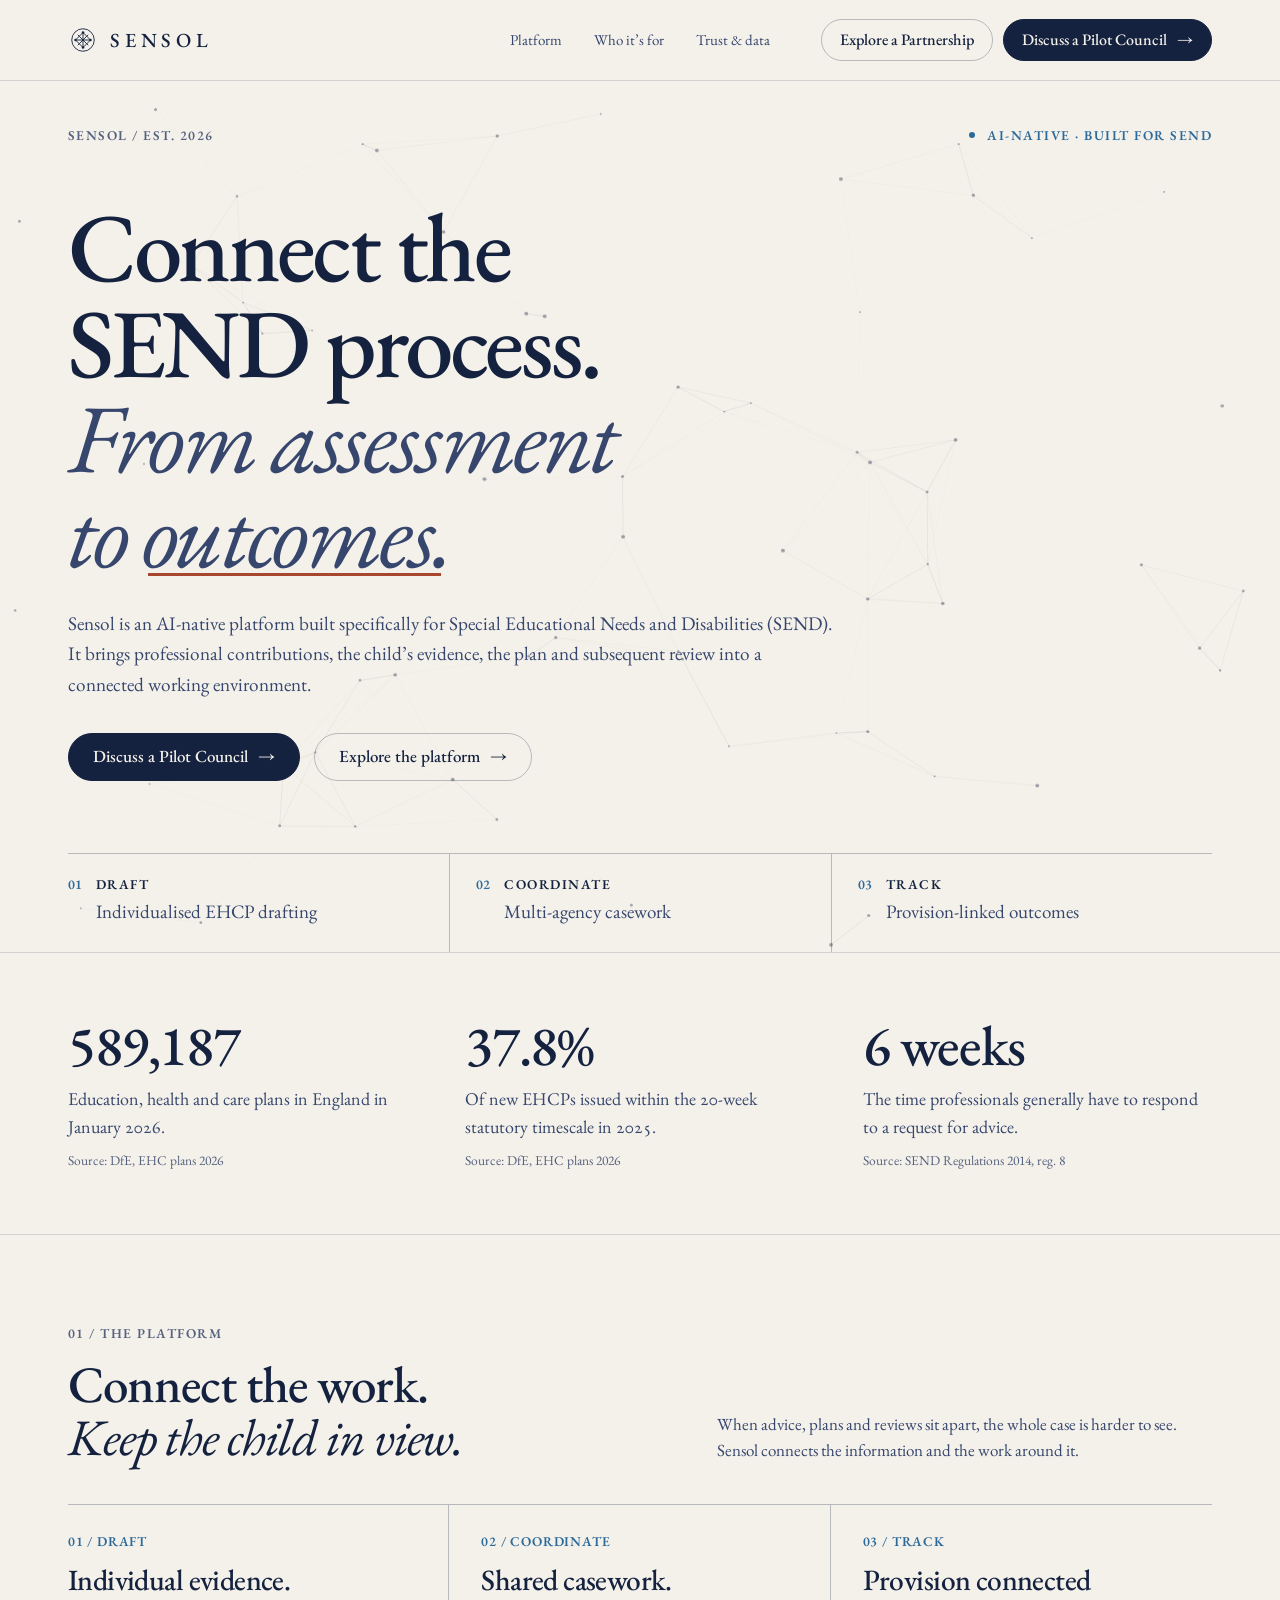
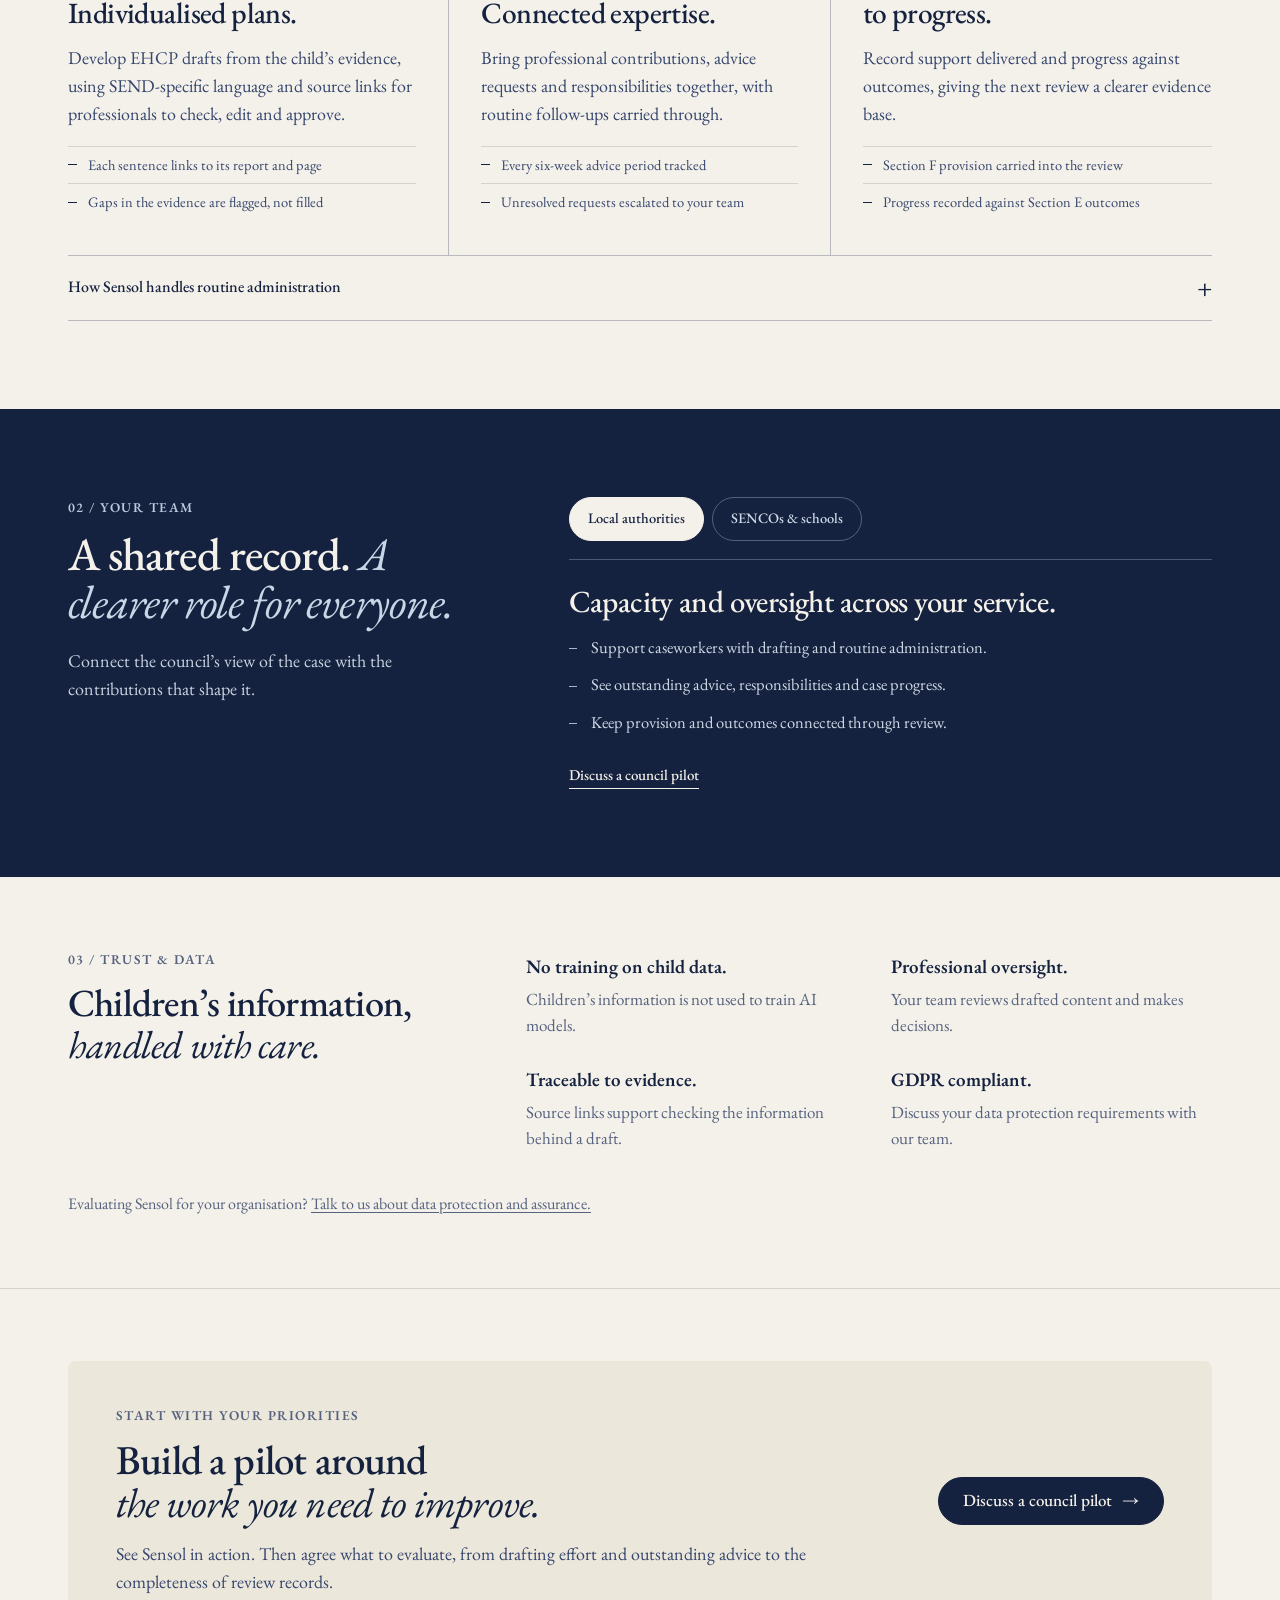
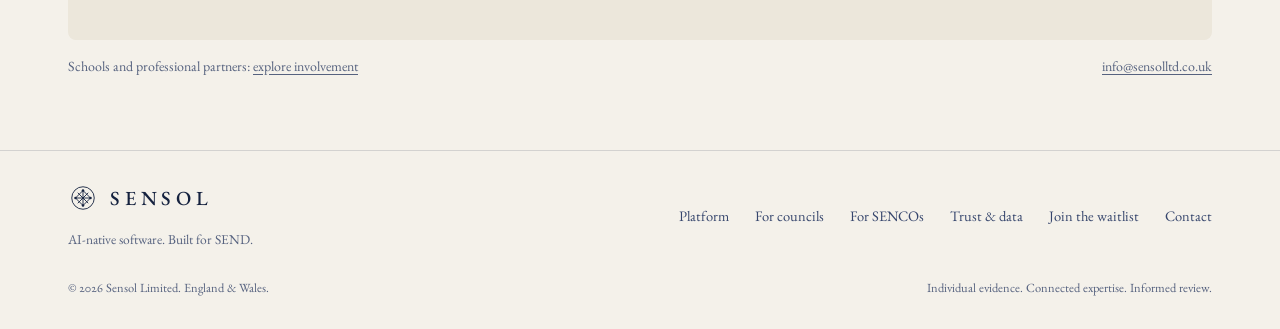
<file: index.html>
<!doctype html>
<html lang="en-GB">
<head>
<meta charset="utf-8">
 <script type="text/javascript">
    (function(c,l,a,r,i,t,y){
        c[a]=c[a]||function(){(c[a].q=c[a].q||[]).push(arguments)};
        t=l.createElement(r);t.async=1;t.src="https://www.clarity.ms/tag/"+i;
        y=l.getElementsByTagName(r)[0];y.parentNode.insertBefore(t,y);
    })(window, document, "clarity", "script", "yto066ggcc");
</script>
<meta name="viewport" content="width=device-width, initial-scale=1">
<title>Sensol | Connected SEND casework</title>
<link rel="preconnect" href="https://fonts.googleapis.com">
<link rel="preconnect" href="https://fonts.gstatic.com" crossorigin>
<link rel="stylesheet" href="https://fonts.googleapis.com/css2?family=EB+Garamond:ital,wght@0,400;0,500;0,600;1,400;1,500&amp;display=swap">
<link rel="stylesheet" href="styles.css">
</head>
<body>
<svg width="0" height="0" style="position:absolute" aria-hidden="true"><defs>
<symbol id="mark" viewBox="0 0 400 400"><g transform="translate(200,200)" fill="none" stroke="currentColor" stroke-width="12"><circle r="150"></circle><path d="M0 -100 L100 0 L0 100 L-100 0 Z"></path><path d="M0 -100V100M-100 0H100M-70 -70L70 70M70 -70L-70 70"></path></g><g fill="currentColor"><circle cx="200" cy="100" r="17"></circle><circle cx="300" cy="200" r="17"></circle><circle cx="200" cy="300" r="17"></circle><circle cx="100" cy="200" r="17"></circle></g></symbol>
</defs></svg>

<header class="nav" id="nav">
<div class="wrap nav-in">
<a class="brand" href="#top" aria-label="Sensol home"><svg><use href="#mark"></use></svg><span>SENSOL</span></a>
<nav class="links" aria-label="Main"><a href="#platform" data-sec="platform">Platform</a><a href="#your-team" data-sec="your-team">Who it’s for</a><a href="#trust" data-sec="trust">Trust &amp; data</a></nav>
<div class="nav-cta"><a class="btn g sm" href="signup.html?intent=partner">Explore a Partnership</a><a class="btn p sm" href="signup.html?intent=pilot">Discuss a Pilot Council <span class="ar">→</span></a></div>
<button class="menu-btn" id="menuBtn" aria-expanded="false" aria-controls="mnav">Menu</button>
</div>
<nav class="mnav" id="mnav" aria-label="Mobile"><a href="#platform">Platform</a><a href="#your-team">Who it’s for</a><a href="#trust">Trust &amp; data</a><a class="btn g" href="signup.html?intent=partner">Explore a Partnership</a><a class="btn p" href="signup.html?intent=pilot">Discuss a Pilot Council →</a></nav>
</header>

<main>
<section class="hero" id="top">
<canvas id="net" aria-hidden="true"></canvas>
<div class="wrap">
<div class="meta"><span class="eyebrow l">Sensol / Est. 2026</span><span class="eyebrow r"><span class="dot"></span>AI-native · Built for SEND</span></div>
<h1>Connect the SEND process. <em>From assessment to <span class="u">outcomes.</span></em></h1>
<p class="lede">Sensol is an AI-native platform built specifically for Special Educational Needs and Disabilities (SEND). It brings professional contributions, the child’s evidence, the plan and subsequent review into a connected working environment.</p>
<div class="actions"><a class="btn p" href="signup.html?intent=pilot">Discuss a Pilot Council <span class="ar">→</span></a><a class="btn g" href="signup.html?intent=waitlist">Explore the platform <span class="ar">→</span></a></div>
<div class="caps">
<a class="cap" href="#platform"><span class="k">01</span><div><b>Draft</b><span>Individualised EHCP drafting</span></div></a>
<a class="cap" href="#platform"><span class="k">02</span><div><b>Coordinate</b><span>Multi-agency casework</span></div></a>
<a class="cap" href="#platform"><span class="k">03</span><div><b>Track</b><span>Provision-linked outcomes</span></div></a>
</div>
</div>
</section>

<section class="stats" aria-label="SEND in numbers">
<div class="wrap stats-g">
<div class="stat rv"><div class="k"><span data-count="718838">718,838</span></div><p>Education, health and care plans in England in January 2026.</p><div class="src">Source: DfE, EHC plans 2026</div></div>
<div class="stat rv d1"><div class="k"><span data-count="46.1">46.1</span>%</div><p>Of new EHCPs issued within the 20-week statutory timescale in 2025.</p><div class="src">Source: DfE, EHC plans 2026</div></div>
<div class="stat rv d2"><div class="k">6 weeks</div><p>The time professionals generally have to respond to a request for advice.</p><div class="src">Source: SEND Regulations 2014, reg. 8</div></div>
</div>
</section>

<section class="sec" id="platform">
<div class="wrap">
<div class="shead">
<div><div class="eyebrow rv">01 / The platform</div><h2 class="rv">Connect the work. <br><em>Keep the child in view.</em></h2></div>
<p class="rv d1">When advice, plans and reviews sit apart, the whole case is harder to see. Sensol connects the information and the work around it.</p>
</div>
<div class="capsg">
<article class="capb rv"><div class="n">01 / DRAFT</div><h3>Individual evidence. <br>Individualised plans.</h3><p>Develop EHCP drafts from the child’s evidence, using SEND-specific language and source links for professionals to check, edit and approve.</p>
<ul><li>Each sentence links to its report and page</li><li>Gaps in the evidence are flagged, not filled</li></ul></article>
<article class="capb rv d1"><div class="n">02 / COORDINATE</div><h3>Shared casework. <br>Connected expertise.</h3><p>Bring professional contributions, advice requests and responsibilities together, with routine follow-ups carried through.</p>
<ul><li>Every six-week advice period tracked</li><li>Unresolved requests escalated to your team</li></ul></article>
<article class="capb rv d2"><div class="n">03 / TRACK</div><h3>Provision connected <br>to progress.</h3><p>Record support delivered and progress against outcomes, giving the next review a clearer evidence base.</p>
<ul><li>Section F provision carried into the review</li><li>Progress recorded against Section E outcomes</li></ul></article>
</div>
<details class="routine rv">
<summary>How Sensol handles routine administration<span class="pl" aria-hidden="true">+</span></summary>
<div class="rbody">
<div class="steps"><div class="st"><i>01</i><span>Request</span></div><div class="st"><i>02</i><span>Monitor</span></div><div class="st"><i>03</i><span>Follow up</span></div><div class="st"><i>04</i><span>Response detected</span></div><div class="st"><i>05</i><span>Case updated</span></div><div class="st esc"><i>06</i><span>Escalate</span></div></div>
<p>Sensol prepares advice requests from approved templates, monitors due dates and follows up on your agreed schedule. When advice arrives, it attaches the response and updates the case. Requests that reach agreed limits are referred to your team with their history.</p>
<p>Your team retains professional judgement and decision-making.</p>
</div>
</details>
</div>
</section>

<section class="aud" id="your-team">
<div class="wrap aud-l">
<div class="aud-intro"><div class="eyebrow rv">02 / Your team</div><h2 class="rv">A shared record. <em>A clearer role for everyone.</em></h2><p class="rv d1">Connect the council’s view of the case with the contributions that shape it.</p></div>
<div class="rv d1">
<div class="tabs" role="tablist"><button class="on" role="tab" data-t="councils" aria-selected="true">Local authorities</button><button role="tab" data-t="schools" aria-selected="false">SENCOs &amp; schools</button></div>
<div class="apanel on" data-p="councils"><h3>Capacity and oversight across your service.</h3><ul><li>Support caseworkers with drafting and routine administration.</li><li>See outstanding advice, responsibilities and case progress.</li><li>Keep provision and outcomes connected through review.</li></ul><a class="tlink" href="signup.html?intent=pilot">Discuss a council pilot</a></div>
<div class="apanel" data-p="schools"><h3>A clear contribution to each case.</h3><ul><li>Understand what advice is needed and when.</li><li>Contribute school evidence to the shared case record.</li><li>Keep provision visible alongside recorded progress.</li></ul><a class="tlink" href="signup.html?intent=partner">Explore school involvement</a></div>
</div>
</div>
</section>

<section class="trust" id="trust">
<div class="wrap">
<div class="trust-l">
<div><div class="eyebrow rv">03 / Trust &amp; data</div><h2 class="rv">Children’s information, <br><em>handled with care.</em></h2></div>
<div class="titems">
<article class="rv"><h4>No training on child data.</h4><p>Children’s information is not used to train AI models.</p></article>
<article class="rv d1"><h4>Professional oversight.</h4><p>Your team reviews drafted content and makes decisions.</p></article>
<article class="rv"><h4>Traceable to evidence.</h4><p>Source links support checking the information behind a draft.</p></article>
<article class="rv d1"><h4>GDPR compliant.</h4><p>Discuss your data protection requirements with our team.</p></article>
</div>
</div>
<p class="tfoot">Evaluating Sensol for your organisation? <a href="mailto:info@sensolltd.co.uk?subject=Sensol%20data%20protection%20enquiry">Talk to us about data protection and assurance.</a></p>
</div>
</section>

<section class="contact" id="contact">
<div class="wrap">
<div class="cbox rv">
<div><div class="eyebrow">Start with your priorities</div><h2>Build a pilot around <em>the work you need to improve.</em></h2><p>See Sensol in action. Then agree what to evaluate, from drafting effort and outstanding advice to the completeness of review records.</p></div>
<a class="btn p" href="signup.html?intent=pilot">Discuss a council pilot <span class="ar">→</span></a>
</div>
<div class="csmall"><span>Schools and professional partners: <a href="signup.html?intent=partner">explore involvement</a></span><a href="mailto:info@sensolltd.co.uk">info@sensolltd.co.uk</a></div>
</div>
</section>
</main>

<footer class="foot">
<div class="wrap">
<div class="foot-m">
<div><a class="brand" href="#top"><svg><use href="#mark"></use></svg><span>SENSOL</span></a><p>AI-native software. Built for SEND.</p></div>
<nav class="flinks" aria-label="Footer"><a href="#platform">Platform</a><a href="#your-team">For councils</a><a href="#your-team">For SENCOs</a><a href="#trust">Trust &amp; data</a><a href="signup.html?intent=waitlist">Join the waitlist</a><a href="mailto:info@sensolltd.co.uk">Contact</a></nav>
</div>
<div class="foot-b"><span>© 2026 Sensol Limited. England &amp; Wales.</span><span>Individual evidence. Connected expertise. Informed review.</span></div>
</div>
</footer>

<script>
(function(){
const RM=matchMedia('(prefers-reduced-motion: reduce)').matches;
const mb=document.getElementById('menuBtn'),mn=document.getElementById('mnav');
mb.addEventListener('click',()=>{const o=mn.classList.toggle('open');mb.setAttribute('aria-expanded',o);mb.textContent=o?'Close':'Menu'});
mn.querySelectorAll('a').forEach(a=>a.addEventListener('click',()=>{mn.classList.remove('open');mb.textContent='Menu'}));
const rio=new IntersectionObserver(es=>es.forEach(e=>{if(e.isIntersecting){e.target.classList.add('in');rio.unobserve(e.target)}}),{threshold:.12});
document.querySelectorAll('.rv').forEach(el=>rio.observe(el));
const cio=new IntersectionObserver(es=>es.forEach(e=>{if(!e.isIntersecting)return;cio.unobserve(e.target);const el=e.target,tg=parseFloat(el.dataset.count),dec=(el.dataset.count.split('.')[1]||'').length,t0=performance.now();
 const f=n=>{const p=RM?1:Math.min(1,(n-t0)/1400),v=tg*(1-Math.pow(1-p,3));el.textContent=dec?v.toFixed(dec):Math.round(v).toLocaleString('en-GB');if(p<1)requestAnimationFrame(f)};requestAnimationFrame(f)}),{threshold:.5});
document.querySelectorAll('[data-count]').forEach(el=>cio.observe(el));
document.querySelectorAll('.tabs button').forEach(b=>b.addEventListener('click',()=>{document.querySelectorAll('.tabs button').forEach(x=>{x.classList.toggle('on',x===b);x.setAttribute('aria-selected',x===b)});document.querySelectorAll('.apanel').forEach(p=>p.classList.toggle('on',p.dataset.p===b.dataset.t))}));
const secs=[...document.querySelectorAll('main section[id]')],links=document.querySelectorAll('.links a');
addEventListener('scroll',()=>{let c='';secs.forEach(s=>{if(s.getBoundingClientRect().top<innerHeight*.4)c=s.id});links.forEach(a=>a.classList.toggle('on',a.dataset.sec===c))},{passive:true});
const cv=document.getElementById('net'),ctx=cv.getContext('2d'),hero=document.getElementById('top');let W,H,N=[],mx=-1e4,my=-1e4,run=true;
function size(){const d=Math.min(devicePixelRatio||1,2);W=cv.clientWidth;H=cv.clientHeight;cv.width=W*d;cv.height=H*d;ctx.setTransform(d,0,0,d,0,0);N=Array.from({length:Math.round(Math.min(64,W*H/17000))},()=>({x:Math.random()*W,y:Math.random()*H,vx:(Math.random()-.5)*.16,vy:(Math.random()-.5)*.16,r:Math.random()*1.3+.8}))}
function draw(){if(run){ctx.clearRect(0,0,W,H);for(let i=0;i<N.length;i++){const a=N[i];for(let j=i+1;j<N.length;j++){const b=N[j],d=Math.hypot(a.x-b.x,a.y-b.y);if(d<180){ctx.strokeStyle='rgba(21,34,63,'+((1-d/180)*.14)+')';ctx.lineWidth=.7;ctx.beginPath();ctx.moveTo(a.x,a.y);ctx.lineTo(b.x,b.y);ctx.stroke()}}
 const dm=Math.hypot(a.x-mx,a.y-my);if(dm<190){ctx.strokeStyle='rgba(45,106,154,'+((1-dm/190)*.4)+')';ctx.beginPath();ctx.moveTo(a.x,a.y);ctx.lineTo(mx,my);ctx.stroke()}}
 for(const a of N){if(!RM){a.x+=a.vx;a.y+=a.vy}if(a.x<-20)a.x=W+20;if(a.x>W+20)a.x=-20;if(a.y<-20)a.y=H+20;if(a.y>H+20)a.y=-20;ctx.fillStyle='rgba(21,34,63,.38)';ctx.beginPath();ctx.arc(a.x,a.y,a.r,0,6.283);ctx.fill()}}requestAnimationFrame(draw)}
hero.addEventListener('mousemove',e=>{const r=cv.getBoundingClientRect();mx=e.clientX-r.left;my=e.clientY-r.top});
hero.addEventListener('mouseleave',()=>{mx=my=-1e4});
new IntersectionObserver(es=>{run=es[0].isIntersecting}).observe(hero);
let rt;addEventListener('resize',()=>{clearTimeout(rt);rt=setTimeout(size,150)});size();draw();
})();
</script>
</body>
</html>
</file>
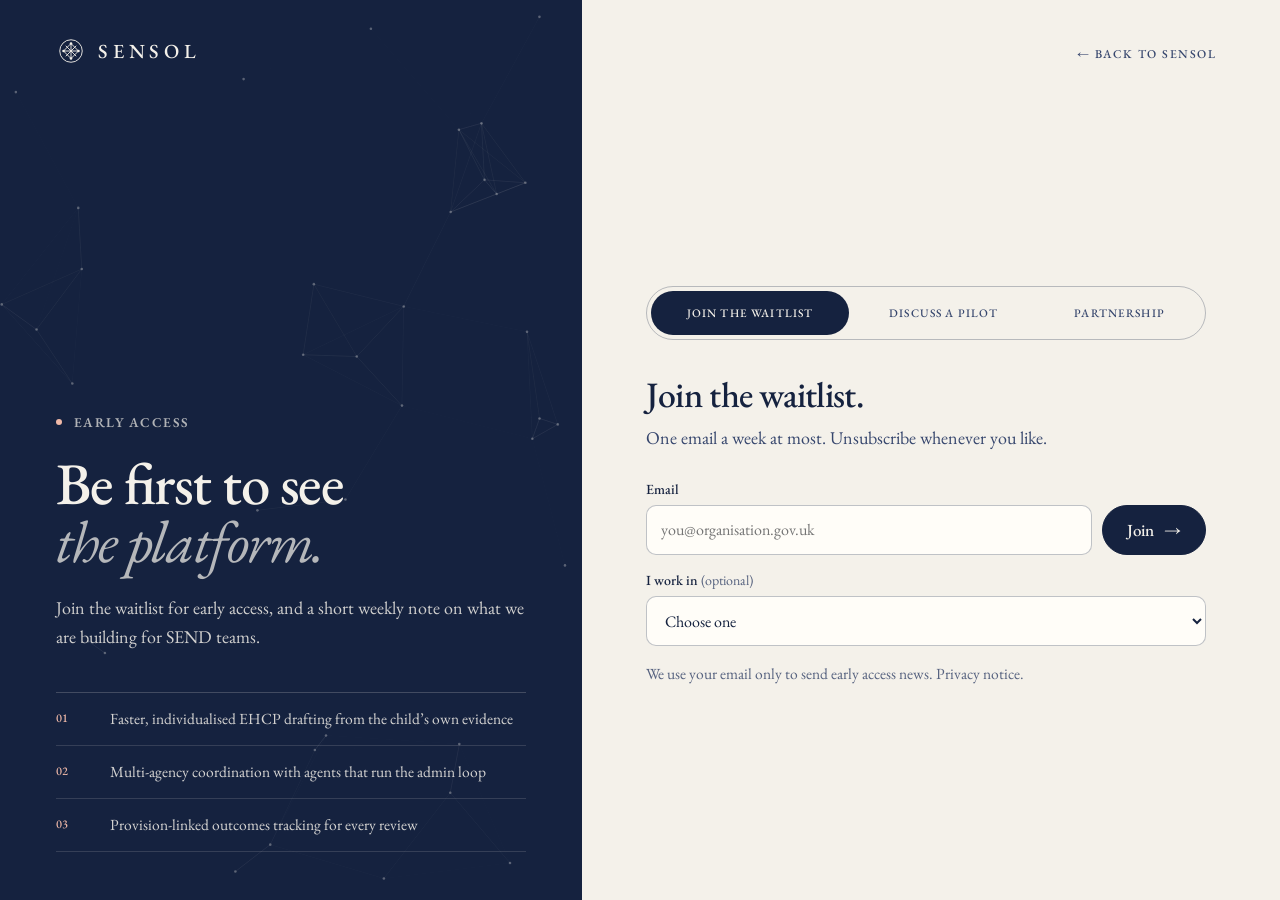
<file: signup.html>
<!doctype html>
<html lang="en-GB">
<head>
<meta charset="utf-8">
<meta name="viewport" content="width=device-width, initial-scale=1">
<title>Sensol — Sign up</title>
<link rel="preconnect" href="https://fonts.googleapis.com">
<link rel="preconnect" href="https://fonts.gstatic.com" crossorigin>
<link rel="stylesheet" href="https://fonts.googleapis.com/css2?family=EB+Garamond:ital,wght@0,400;0,500;0,600;1,400;1,500&amp;display=swap">
<link rel="stylesheet" href="styles.css">
<style>
body{min-height:100vh}
.su{display:grid;grid-template-columns:minmax(0,5fr) minmax(0,6fr);min-height:100vh}
.su-l{position:relative;background:var(--ink);color:var(--paper);padding:36px 56px 48px;display:flex;flex-direction:column;overflow:hidden}
.su-l .brand{color:var(--paper)}
.su-l canvas{position:absolute;inset:0;width:100%;height:100%;pointer-events:none;opacity:.9}
.su-l > *{position:relative}
.su-l .body{margin-top:auto;padding-top:80px}
.su-l .eyebrow{color:rgba(244,241,234,.7)}
.su-l h1{font-size:clamp(44px,4.6vw,72px);line-height:1;letter-spacing:-.025em;margin-bottom:22px}
.su-l h1 em{color:rgba(244,241,234,.72);display:block}
.su-l .lede{color:rgba(244,241,234,.84);font-size:18px}.su-l .eyebrow{margin-bottom:22px}
.next{margin-top:40px;border-top:1px solid rgba(244,241,234,.2)}
.next li{display:grid;grid-template-columns:44px minmax(0,1fr);gap:10px;padding:14px 0;border-bottom:1px solid rgba(244,241,234,.14);color:rgba(244,241,234,.86);font-size:15.5px}
.next .n{font:500 12px/1.9 var(--mono);color:#f0b9a8}
.su-r{padding:36px 64px 48px;display:flex;flex-direction:column}
.su-top{display:flex;justify-content:flex-end}
.back{font:500 12px/1 var(--mono);letter-spacing:.12em;text-transform:uppercase;color:var(--ink3);padding:12px 0}
.back:hover{text-decoration:underline;text-underline-offset:5px}
.formw{margin:auto 0;max-width:560px;width:100%;padding-top:48px}
.seg{display:flex;flex-wrap:wrap;gap:4px;padding:4px;border:1px solid var(--line2);border-radius:999px;margin-bottom:36px}
.seg button{flex:1 1 auto;min-height:44px;padding:0 16px;border-radius:999px;font:500 11.5px/1 var(--mono);letter-spacing:.1em;text-transform:uppercase;color:var(--ink3);white-space:nowrap}
.seg button:hover{color:var(--ink)}
.seg button.on{background:var(--ink);color:var(--paper)}
.formw h2{font-size:clamp(30px,2.8vw,40px);line-height:1.08;margin-bottom:10px}
.formw .sub{color:var(--ink3);margin-bottom:28px}
.fld{display:flex;flex-direction:column;gap:7px;margin-bottom:16px}
.fld label{font:500 14px/1.3 var(--sans)}
.fld label span{font-weight:400;color:var(--soft)}
.fld input,.fld select,.fld textarea{font:400 16px/1.4 var(--sans);color:var(--ink);background:var(--white);border:1px solid var(--line2);border-radius:10px;padding:12px 14px;min-height:50px;width:100%}
.fld textarea{min-height:92px;resize:vertical}
.fld input:focus-visible,.fld select:focus-visible,.fld textarea:focus-visible{outline:2px solid var(--accent);outline-offset:1px}
.row2{display:grid;grid-template-columns:repeat(2,minmax(0,1fr));gap:16px}
.inline{display:flex;gap:10px}
.inline input{flex:1}
.check{display:flex;gap:10px;align-items:flex-start;font-size:14px;color:var(--ink3);margin:6px 0 18px}
.check input{margin-top:4px;accent-color:var(--ink)}
form .btn.full{width:100%}
.fine{margin-top:14px}
.pane{display:none}
.pane.on{display:block;animation:fade .5s cubic-bezier(.2,.8,.2,1)}
@keyframes fade{from{opacity:0;transform:translateY(10px)}to{opacity:1;transform:none}}
.done{border:1px solid var(--line2);border-radius:14px;background:var(--card);padding:30px 32px}
.done .ic{width:30px;height:30px;color:var(--accent)}
.done h3{font-size:32px;margin:16px 0 8px}
.done .ref{margin-top:18px;font:500 12px/1.6 var(--mono);letter-spacing:.06em;color:var(--soft);border-top:1px solid var(--line);padding-top:14px}
.done .ref b{color:var(--ink);font-weight:500}
@media (max-width:960px){
 .su{grid-template-columns:minmax(0,1fr)}
 .su-l{padding:24px 20px 36px;min-height:0}
 .su-l .body{padding-top:36px}
 .su-l h1{font-size:40px;margin-bottom:0}
 .su-l .lede,.su-l .next{display:none}
 .su-r{padding:20px 20px 48px}
 .formw{padding-top:12px}
 .row2{grid-template-columns:minmax(0,1fr);gap:0}
 .inline{flex-direction:column}
}
</style>
</head>
<body>
<svg width="0" height="0" style="position:absolute" aria-hidden="true"><defs>
<symbol id="mark" viewBox="0 0 400 400"><g transform="translate(200,200)" fill="none" stroke="currentColor" stroke-width="12"><circle r="150"></circle><path d="M0 -100 L100 0 L0 100 L-100 0 Z"></path><line x1="0" y1="-100" x2="0" y2="100"></line><line x1="-100" y1="0" x2="100" y2="0"></line><line x1="-70" y1="-70" x2="70" y2="70"></line><line x1="70" y1="-70" x2="-70" y2="70"></line></g><g fill="currentColor"><circle cx="200" cy="100" r="17"></circle><circle cx="300" cy="200" r="17"></circle><circle cx="200" cy="300" r="17"></circle><circle cx="100" cy="200" r="17"></circle></g></symbol>
<symbol id="i-check" viewBox="0 0 24 24" fill="none" stroke="currentColor" stroke-width="1.5" stroke-linecap="round" stroke-linejoin="round"><circle cx="12" cy="12" r="9"></circle><path d="M7.5 12.5l3 3 6-6.5"></path></symbol>
</defs></svg>

<div class="su">
<aside class="su-l">
<canvas id="net" aria-hidden="true"></canvas>
<a class="brand" href="index.html"><svg><use href="#mark"></use></svg><span>SENSOL</span></a>
<div class="body">
<div class="eyebrow"><span class="dot" style="background:#f0b9a8"></span><span id="lEy">Early access</span></div>
<h1 id="lH">Be first to see <em>the platform.</em></h1>
<p class="lede" id="lP">Join the waitlist for early access, and a short weekly note on what we are building for SEND teams.</p>
<ul class="next" id="lN"></ul>
</div>
</aside>

<main class="su-r">
<div class="su-top"><a class="back" href="index.html">← Back to sensol</a></div>
<div class="formw">
<div class="seg" role="tablist" aria-label="What are you signing up for?">
<button role="tab" data-i="waitlist">Join the waitlist</button>
<button role="tab" data-i="pilot">Discuss a pilot</button>
<button role="tab" data-i="partner">Partnership</button>
</div>

<section class="pane" data-p="waitlist">
<h2>Join the waitlist.</h2>
<p class="sub">One email a week at most. Unsubscribe whenever you like.</p>
<form data-kind="waitlist">
<div class="fld"><label for="w1">Email</label><div class="inline"><input id="w1" type="email" placeholder="you@organisation.gov.uk" required><button class="btn p" type="submit">Join <span class="ar">→</span></button></div></div>
<div class="fld"><label for="w2">I work in <span>(optional)</span></label><select id="w2"><option value="">Choose one</option><option>Local authority SEND team</option><option>School or SENCO</option><option>Health or therapy service</option><option>Parent or carer</option><option>Research or investment</option><option>Other</option></select></div>
<p class="small fine">We use your email only to send early access news. Privacy notice.</p>
</form>
</section>

<section class="pane" data-p="pilot">
<h2>Request a pilot conversation.</h2>
<p class="sub">For local authority SEND teams. We start with your process, then configure Sensol around it.</p>
<form data-kind="pilot">
<div class="row2"><div class="fld"><label for="p1">Full name</label><input id="p1" required></div><div class="fld"><label for="p2">Work email</label><input id="p2" type="email" required></div></div>
<div class="row2"><div class="fld"><label for="p3">Council</label><input id="p3" required></div><div class="fld"><label for="p4">Your role</label><select id="p4"><option>Head of SEND or service lead</option><option>SEND team manager</option><option>Caseworker or EHC coordinator</option><option>Other</option></select></div></div>
<div class="fld"><label for="p5">Where does your process slow down most? <span>(optional)</span></label><textarea id="p5"></textarea></div>
<label class="check"><input type="checkbox" checked> Also send me the weekly product note</label>
<button class="btn p full" type="submit">Request a pilot conversation <span class="ar">→</span></button>
<p class="small fine">We use your details only to reply to you. Privacy notice.</p>
</form>
</section>

<section class="pane" data-p="partner">
<h2>Explore a partnership.</h2>
<p class="sub">For schools and SENCOs, health and therapy services, research partners and investors.</p>
<form data-kind="partner">
<div class="row2"><div class="fld"><label for="q1">Full name</label><input id="q1" required></div><div class="fld"><label for="q2">Email</label><input id="q2" type="email" required></div></div>
<div class="row2"><div class="fld"><label for="q3">Organisation</label><input id="q3"></div><div class="fld"><label for="q4">I am interested as</label><select id="q4"><option>School or SENCO</option><option>Health or therapy service</option><option>Research partner</option><option>Investor</option><option>Other</option></select></div></div>
<div class="fld"><label for="q5">Anything you would like us to know? <span>(optional)</span></label><textarea id="q5"></textarea></div>
<label class="check"><input type="checkbox" checked> Also send me the weekly product note</label>
<button class="btn p full" type="submit">Register interest <span class="ar">→</span></button>
<p class="small fine">We use your details only to reply to you. Privacy notice.</p>
</form>
</section>
</div>
</main>
</div>

<script>
(function(){
const COPY={
 waitlist:{ey:'Early access',h:'Be first to see <em>the platform.</em>',p:'Join the waitlist for early access, and a short weekly note on what we are building for SEND teams.',n:['Faster, individualised EHCP drafting from the child’s own evidence','Multi-agency coordination with agents that run the admin loop','Provision-linked outcomes tracking for every review'],done:['You’re on the list.','We will send early access news and a short weekly note. No more than one email a week.']},
 pilot:{ey:'Council pilots',h:'Show us where your EHCP process <em>gets stuck.</em>',p:'A pilot is scoped with your team and set up with your templates, contacts and rules before anyone uses it.',n:['A 30-minute conversation about your caseload','A pilot scoped around your templates and escalation rules','Evaluation of plan quality as well as time saved'],done:['Thank you. We have your details.','We will be in touch shortly to arrange a 30-minute conversation with your team.']},
 partner:{ey:'Partnerships',h:'Build coordinated SEND practice <em>with us.</em>',p:'We work with schools, health and therapy services, researchers and investors who want better evidence in SEND.',n:['Tell us about your organisation','We reply to arrange a conversation','We agree a way of working together'],done:['Thank you. We have your details.','We will reply shortly to arrange a conversation.']}
};
const segs=document.querySelectorAll('.seg button'),panes=document.querySelectorAll('.pane');
const lEy=document.getElementById('lEy'),lH=document.getElementById('lH'),lP=document.getElementById('lP'),lN=document.getElementById('lN');
function set(i){if(!COPY[i])i='waitlist';const c=COPY[i];segs.forEach(b=>{b.classList.toggle('on',b.dataset.i===i);b.setAttribute('aria-selected',b.dataset.i===i)});panes.forEach(p=>p.classList.toggle('on',p.dataset.p===i));
 lEy.textContent=c.ey;lH.innerHTML=c.h;lP.textContent=c.p;lN.innerHTML=c.n.map((t,k)=>'<li><span class="n">0'+(k+1)+'</span>'+t+'</li>').join('');
 const u=new URL(location.href);u.searchParams.set('intent',i);history.replaceState(null,'',u)}
segs.forEach(b=>b.addEventListener('click',()=>set(b.dataset.i)));
document.querySelectorAll('form').forEach(f=>f.addEventListener('submit',e=>{e.preventDefault();const k=f.dataset.kind,d=COPY[k].done,ref='SNS-'+Math.random().toString(36).slice(2,7).toUpperCase();
 f.parentElement.innerHTML='<div class="done"><svg class="ic"><use href="#i-check"></use></svg><h3>'+d[0]+'</h3><p class="sub" style="margin:0">'+d[1]+'</p><div class="ref">REFERENCE <b>'+ref+'</b> · '+new Date().toLocaleDateString('en-GB',{day:'numeric',month:'short',year:'numeric'})+'</div><a class="btn g sm" style="margin-top:18px" href="index.html">Back to sensol</a></div>'}));
set(new URLSearchParams(location.search).get('intent')||'waitlist');

const cv=document.getElementById('net'),ctx=cv.getContext('2d'),RM=matchMedia('(prefers-reduced-motion: reduce)').matches;let W,H,N=[];
function size(){const d=Math.min(devicePixelRatio||1,2);W=cv.clientWidth;H=cv.clientHeight;cv.width=W*d;cv.height=H*d;ctx.setTransform(d,0,0,d,0,0);N=Array.from({length:Math.round(Math.min(46,W*H/14000))},()=>({x:Math.random()*W,y:Math.random()*H,vx:(Math.random()-.5)*.16,vy:(Math.random()-.5)*.16}))}
function draw(){ctx.clearRect(0,0,W,H);for(let i=0;i<N.length;i++){const a=N[i];for(let j=i+1;j<N.length;j++){const b=N[j],d=Math.hypot(a.x-b.x,a.y-b.y);if(d<160){ctx.strokeStyle='rgba(244,241,234,'+((1-d/160)*.14)+')';ctx.lineWidth=.7;ctx.beginPath();ctx.moveTo(a.x,a.y);ctx.lineTo(b.x,b.y);ctx.stroke()}}}
 for(const a of N){if(!RM){a.x+=a.vx;a.y+=a.vy}if(a.x<-10)a.x=W+10;if(a.x>W+10)a.x=-10;if(a.y<-10)a.y=H+10;if(a.y>H+10)a.y=-10;ctx.fillStyle='rgba(244,241,234,.35)';ctx.beginPath();ctx.arc(a.x,a.y,1.3,0,6.283);ctx.fill()}requestAnimationFrame(draw)}
addEventListener('resize',size);size();draw();
})();
</script>
</body>
</html>
</file>
<file: styles.css>
@font-face{font-family:'Apple Garamond';src:local('Apple Garamond'),local('AppleGaramond');font-display:swap}
:root{--paper:#f4f1ea;--paper2:#ece7db;--paper3:#e2dcce;--card:#fbf9f4;--white:#fffdf8;--ink:#15223f;--ink2:#1a2f5c;--ink3:#36466d;--soft:#56627f;--line:rgba(21,34,63,.15);--line2:rgba(21,34,63,.27);--accent:#2d6a9a;--accentbg:rgba(45,106,154,.08);--warn:#a8472f;--serif:'Apple Garamond','EB Garamond',Garamond,Georgia,serif;--sans:var(--serif);--mono:var(--serif)}
*{box-sizing:border-box;margin:0;padding:0}
html{scroll-behavior:smooth;scroll-padding-top:96px}
body{background:var(--paper);color:var(--ink);font-family:var(--serif);font-size:18px;line-height:1.55;font-feature-settings:'kern','liga','onum';-webkit-font-smoothing:antialiased;overflow-x:clip}
::selection{background:#c8d9e4;color:var(--ink)}
a{color:inherit;text-decoration:none}
a:hover{color:var(--accent)}
button{font:inherit;color:inherit;background:none;border:0;cursor:pointer}
:focus-visible{outline:2px solid var(--accent);outline-offset:4px}
ul{list-style:none}
.wrap{max-width:1240px;margin:0 auto;padding:0 48px}
.ic{width:20px;height:20px;flex:none;fill:none;stroke:currentColor;stroke-width:1.6;stroke-linecap:round;stroke-linejoin:round}
.label{font:600 12.5px/1.4 var(--mono);letter-spacing:.1em;text-transform:uppercase;color:var(--soft)}
.eyebrow{font:600 13.5px/1.5 var(--mono);letter-spacing:.11em;text-transform:uppercase;color:var(--soft);display:flex;align-items:center;gap:12px}
.eyebrow .dot{width:6px;height:6px;border-radius:50%;background:var(--accent)}
h1,h2,h3,h4{font-family:var(--serif);font-weight:500;letter-spacing:-.02em;text-wrap:balance}
h1 em,h2 em,h3 em{font-style:italic;font-weight:400}
.lede{font-size:clamp(19px,1.5vw,21px);line-height:1.6;color:var(--ink3);max-width:34em;text-wrap:pretty}
.small{font-size:15.5px;line-height:1.55;color:var(--soft)}
.btn{display:inline-flex;align-items:center;justify-content:center;gap:10px;min-height:48px;padding:0 24px;border:1px solid var(--ink);border-radius:999px;font:500 17px/1 var(--sans);color:var(--ink);background:transparent;transition:background .2s,color .2s,box-shadow .2s;white-space:nowrap}
.btn .ar{transition:transform .2s}
.btn:hover .ar{transform:translateX(3px)}
.btn.p{background:var(--ink);color:var(--paper)}
.btn.p:hover{background:var(--ink2);color:var(--paper);box-shadow:0 4px 14px rgba(21,34,63,.14)}
.btn.g{border-color:var(--line2)}
.btn.g:hover{background:var(--paper2);color:var(--ink)}
.btn.sm{min-height:42px;padding:0 18px;font-size:16px}
.tlink{display:inline-block;border-bottom:1px solid currentColor;padding:2px 0;font-weight:500;font-size:15px}
.chip{display:inline-flex;align-items:center;white-space:nowrap;padding:5px 10px;border:1px solid var(--line2);border-radius:999px;font:600 12.5px/1 var(--mono);letter-spacing:.04em;color:var(--ink3)}

/* nav */
.nav{position:sticky;top:0;z-index:50;background:rgba(244,241,234,.94);backdrop-filter:blur(12px);border-bottom:1px solid var(--line)}
.nav-in{display:grid;grid-template-columns:1fr auto 1fr;align-items:center;gap:24px;min-height:80px}
.brand{display:inline-flex;align-items:center;gap:12px;font:500 20px/1 var(--serif);letter-spacing:.24em;color:var(--ink)}
.brand svg{width:30px;height:30px}
.links{display:flex;gap:32px}
.links a{font-size:15px;color:var(--ink3);padding:8px 0;position:relative}
.links a::after{content:"";position:absolute;left:0;right:0;bottom:2px;height:1.5px;background:var(--ink);transform:scaleX(0);transform-origin:left;transition:transform .25s}
.links a:hover,.links a.on{color:var(--ink)}
.links a:hover::after,.links a.on::after{transform:scaleX(1)}
.nav-cta{display:flex;gap:10px;justify-self:end}
.menu-btn{display:none;justify-self:end;min-height:44px;padding:0 16px;border:1px solid var(--line2);border-radius:999px;font-size:14px}
.mnav{display:none;padding:4px 20px 20px}
.mnav.open{display:block}
.mnav a{display:block;padding:13px 0;border-top:1px solid var(--line);font-size:17px}
.mnav .btn{display:flex;width:100%;margin-top:10px;border-top:1px solid var(--ink)}

/* hero */
.hero{position:relative;overflow:hidden;border-bottom:1px solid var(--line)}
#net{position:absolute;inset:0;width:100%;height:100%;pointer-events:none}
.hero .wrap{position:relative;z-index:1}
.meta{display:flex;justify-content:space-between;gap:20px;padding-top:44px}
.meta .r{color:var(--accent)}
.hero h1{font-size:clamp(54px,7.6vw,112px);line-height:.98;letter-spacing:-.035em;margin:clamp(36px,6vh,72px) 0 28px;max-width:12ch}
.hero h1 em{display:block;color:var(--ink3)}
.u{position:relative;display:inline-block}
.u::after{content:"";position:absolute;left:2%;right:3%;bottom:.05em;height:3px;background:var(--warn);transform:scaleX(0);transform-origin:left;animation:draw 1.1s .9s cubic-bezier(.2,.8,.2,1) forwards}
@keyframes draw{to{transform:scaleX(1)}}
.hero .lede{font-size:clamp(18px,1.5vw,21px);max-width:40em}
.actions{display:flex;flex-wrap:wrap;align-items:center;gap:14px;margin-top:32px}
.caps{margin-top:clamp(48px,8vh,88px);display:grid;grid-template-columns:repeat(3,minmax(0,1fr));border-top:1px solid var(--line2)}
.cap{display:flex;gap:14px;align-items:baseline;padding:22px 24px 26px 0}
.cap + .cap{padding-left:26px;border-left:1px solid var(--line2)}
.cap .k{font:600 13.5px/1 var(--mono);color:var(--accent)}
.cap b{display:block;font:600 13.5px/1.2 var(--mono);letter-spacing:.11em;text-transform:uppercase;margin-bottom:6px}
.cap span{font:400 19px/1.3 var(--serif);color:var(--ink3)}

/* stats */
.stats{padding:64px 0;border-bottom:1px solid var(--line)}
.stats-g{display:grid;grid-template-columns:repeat(3,minmax(0,1fr));gap:48px}
.stat .k{font:500 clamp(46px,4.4vw,64px)/1 var(--serif);letter-spacing:-.025em;margin-bottom:12px}
.stat p{font-size:18px;color:var(--ink3);max-width:26em}
.stat .src{margin-top:10px;font:400 13.5px/1.4 var(--mono);color:var(--soft)}

/* platform */
.sec{padding:88px 0}
.shead{display:grid;grid-template-columns:minmax(0,1.2fr) minmax(0,1fr);gap:56px;align-items:end;margin-bottom:40px}
.shead h2{font-size:clamp(38px,4vw,58px);line-height:1.04;margin-top:14px}
.shead p{color:var(--ink3);font-size:17px;max-width:30em}
.capsg{display:grid;grid-template-columns:repeat(3,minmax(0,1fr));border-top:1px solid var(--line2);border-bottom:1px solid var(--line2)}
.capb{padding:30px 32px 34px;border-right:1px solid var(--line2)}
.capb:first-child{padding-left:0}
.capb:last-child{border-right:0;padding-right:0}
.capb .n{font:600 13.5px/1 var(--mono);letter-spacing:.06em;color:var(--accent);margin-bottom:16px}
.capb h3{font-size:clamp(26px,2.3vw,32px);line-height:1.12;margin-bottom:14px}
.capb p{color:var(--ink3)}
.capb ul{margin-top:18px}
.capb li{position:relative;padding:7px 0 7px 20px;border-top:1px solid var(--line);font-size:14.5px;color:var(--ink3)}
.capb li::before{content:"";position:absolute;left:0;top:1.2em;width:9px;height:1px;background:var(--ink)}
.routine{border-bottom:1px solid var(--line2)}
.routine summary{display:flex;align-items:center;justify-content:space-between;gap:18px;list-style:none;cursor:pointer;min-height:64px;font-weight:500;font-size:16px}
.routine summary::-webkit-details-marker{display:none}
.routine .pl{font-size:26px;font-weight:300;transition:transform .25s}
.routine[open] .pl{transform:rotate(45deg)}
.rbody{padding:4px 0 30px}
.steps{display:grid;grid-template-columns:repeat(6,minmax(0,1fr));gap:0;position:relative;margin:8px 0 22px}
.steps::before{content:"";position:absolute;left:calc(100%/12);right:calc(100%/12);top:17px;height:1px;background:var(--line2)}
.st{position:relative;display:flex;flex-direction:column;align-items:center;gap:10px;text-align:center;padding:0 6px}
.st i{position:relative;z-index:1;width:34px;height:34px;border-radius:50%;border:1px solid var(--line2);background:var(--paper);display:grid;place-items:center;font:600 12.5px/1 var(--mono);font-style:normal}
.st.esc i{border-color:var(--warn);color:var(--warn)}
.st span{font-size:16px;line-height:1.35;color:var(--ink3)}
.rbody p{max-width:52em;color:var(--ink3)}
.rbody p + p{margin-top:8px}

/* audience */
.aud{background:var(--ink);color:var(--paper);padding:88px 0}
.aud-l{display:grid;grid-template-columns:minmax(0,.85fr) minmax(0,1.3fr);gap:80px}
.aud .eyebrow{color:#bbcade}
.aud h2{font-size:clamp(38px,3.6vw,54px);line-height:1.04;margin-top:14px}
.aud h2 em{color:#c8d6e6}
.aud-intro p{color:#c8d2df;max-width:24em;margin-top:20px}
.tabs{display:flex;gap:8px;flex-wrap:wrap;border-bottom:1px solid #4d5970;padding-bottom:18px;margin-bottom:24px}
.tabs button{border:1px solid #53617b;color:#d0d9e6;border-radius:999px;padding:0 18px;min-height:44px;font-size:14.5px;font-weight:500;transition:background .2s,color .2s}
.tabs button.on{background:var(--paper);border-color:var(--paper);color:var(--ink)}
.apanel{display:none}
.apanel.on{display:block;animation:fade .45s cubic-bezier(.2,.8,.2,1)}
@keyframes fade{from{opacity:0;transform:translateY(8px)}to{opacity:1;transform:none}}
.apanel h3{font-size:clamp(26px,2.4vw,32px);line-height:1.15;margin-bottom:16px}
.apanel ul{display:grid;gap:12px;margin-bottom:24px}
.apanel li{position:relative;padding-left:22px;color:#d0d9e6;font-size:16.5px}
.apanel li::before{content:"";position:absolute;left:0;top:.8em;width:8px;height:1px;background:#9eb9d3}
.aud .tlink{color:var(--paper)}
.aud .tlink:hover{color:#b6d4ea}

/* trust */
.trust{padding:72px 0;border-bottom:1px solid var(--line)}
.trust-l{display:grid;grid-template-columns:minmax(0,.85fr) minmax(0,1.45fr);gap:56px;align-items:start}
.trust h2{font-size:clamp(34px,3vw,44px);line-height:1.1;margin-top:12px}
.titems{display:grid;grid-template-columns:repeat(2,minmax(0,1fr));gap:30px 44px;padding-top:6px}
.titems h4{font:600 19px/1.3 var(--sans);letter-spacing:0;margin-bottom:6px}
.titems p{font-size:17px;color:var(--soft)}
.tfoot{margin-top:40px;font-size:16px;color:var(--soft)}
.tfoot a{text-decoration:underline;text-underline-offset:3px}

/* contact box */
.contact{padding:72px 0}
.cbox{background:var(--paper2);padding:44px 48px;display:flex;align-items:center;justify-content:space-between;gap:48px;border-radius:8px}
.cbox h2{font-size:clamp(32px,3.2vw,46px);line-height:1.06;margin-top:12px}
.cbox h2 em{display:block}
.cbox p{max-width:42em;color:var(--ink3);margin-top:16px}
.csmall{display:flex;justify-content:space-between;gap:20px;flex-wrap:wrap;margin-top:16px;font-size:14px;color:var(--soft)}
.csmall a{text-decoration:underline;text-underline-offset:3px}

/* footer */
.foot{border-top:1px solid var(--line);padding:32px 0}
.foot-m{display:flex;justify-content:space-between;align-items:center;gap:30px;flex-wrap:wrap}
.foot-m p{font-size:13.5px;color:var(--soft);margin-top:8px}
.flinks{display:flex;gap:26px;flex-wrap:wrap}
.flinks a{font-size:14.5px;color:var(--ink3)}
.flinks a:hover{text-decoration:underline;text-underline-offset:4px}
.foot-b{display:flex;justify-content:space-between;gap:20px;flex-wrap:wrap;margin-top:28px;font-size:12.5px;color:var(--soft)}

.rv{opacity:0;transform:translateY(18px);transition:opacity .8s cubic-bezier(.2,.8,.2,1),transform .8s cubic-bezier(.2,.8,.2,1)}
.rv.in{opacity:1;transform:none}
.rv.d1{transition-delay:.08s}.rv.d2{transition-delay:.16s}

@media (max-width:1100px){.wrap{padding:0 32px}.links{gap:22px}.nav-cta .btn.g{display:none}.aud-l{gap:44px}}
@media (max-width:860px){
 .wrap{padding:0 20px}
 .nav-in{grid-template-columns:1fr auto;min-height:68px}
 .links,.nav-cta{display:none}
 .menu-btn{display:inline-flex;align-items:center}
 .meta .l{display:none}
 .meta{padding-top:28px}
 .hero h1{font-size:clamp(46px,12vw,64px)}
 .actions .btn{flex:1 1 100%}
 .caps,.stats-g,.capsg,.shead,.aud-l,.trust-l,.titems{grid-template-columns:minmax(0,1fr)}
 .cap,.cap + .cap{padding:16px 0;border-left:0}
 .cap + .cap{border-top:1px solid var(--line2)}
 .stats-g{gap:32px}
 .sec,.aud{padding:64px 0}
 .shead{gap:16px}
 .capb,.capb:first-child,.capb:last-child{padding:24px 0;border-right:0;border-bottom:1px solid var(--line2)}
 .capb:last-child{border-bottom:0}
 .steps{grid-template-columns:repeat(3,minmax(0,1fr));row-gap:18px}
 .steps::before{display:none}
 .titems{gap:22px}
 .cbox{flex-direction:column;align-items:flex-start;padding:28px 22px;gap:24px}
}
@media (prefers-reduced-motion:reduce){*{transition:none!important;animation:none!important;scroll-behavior:auto!important}.u::after{transform:none}.rv{opacity:1;transform:none}}
</file>
